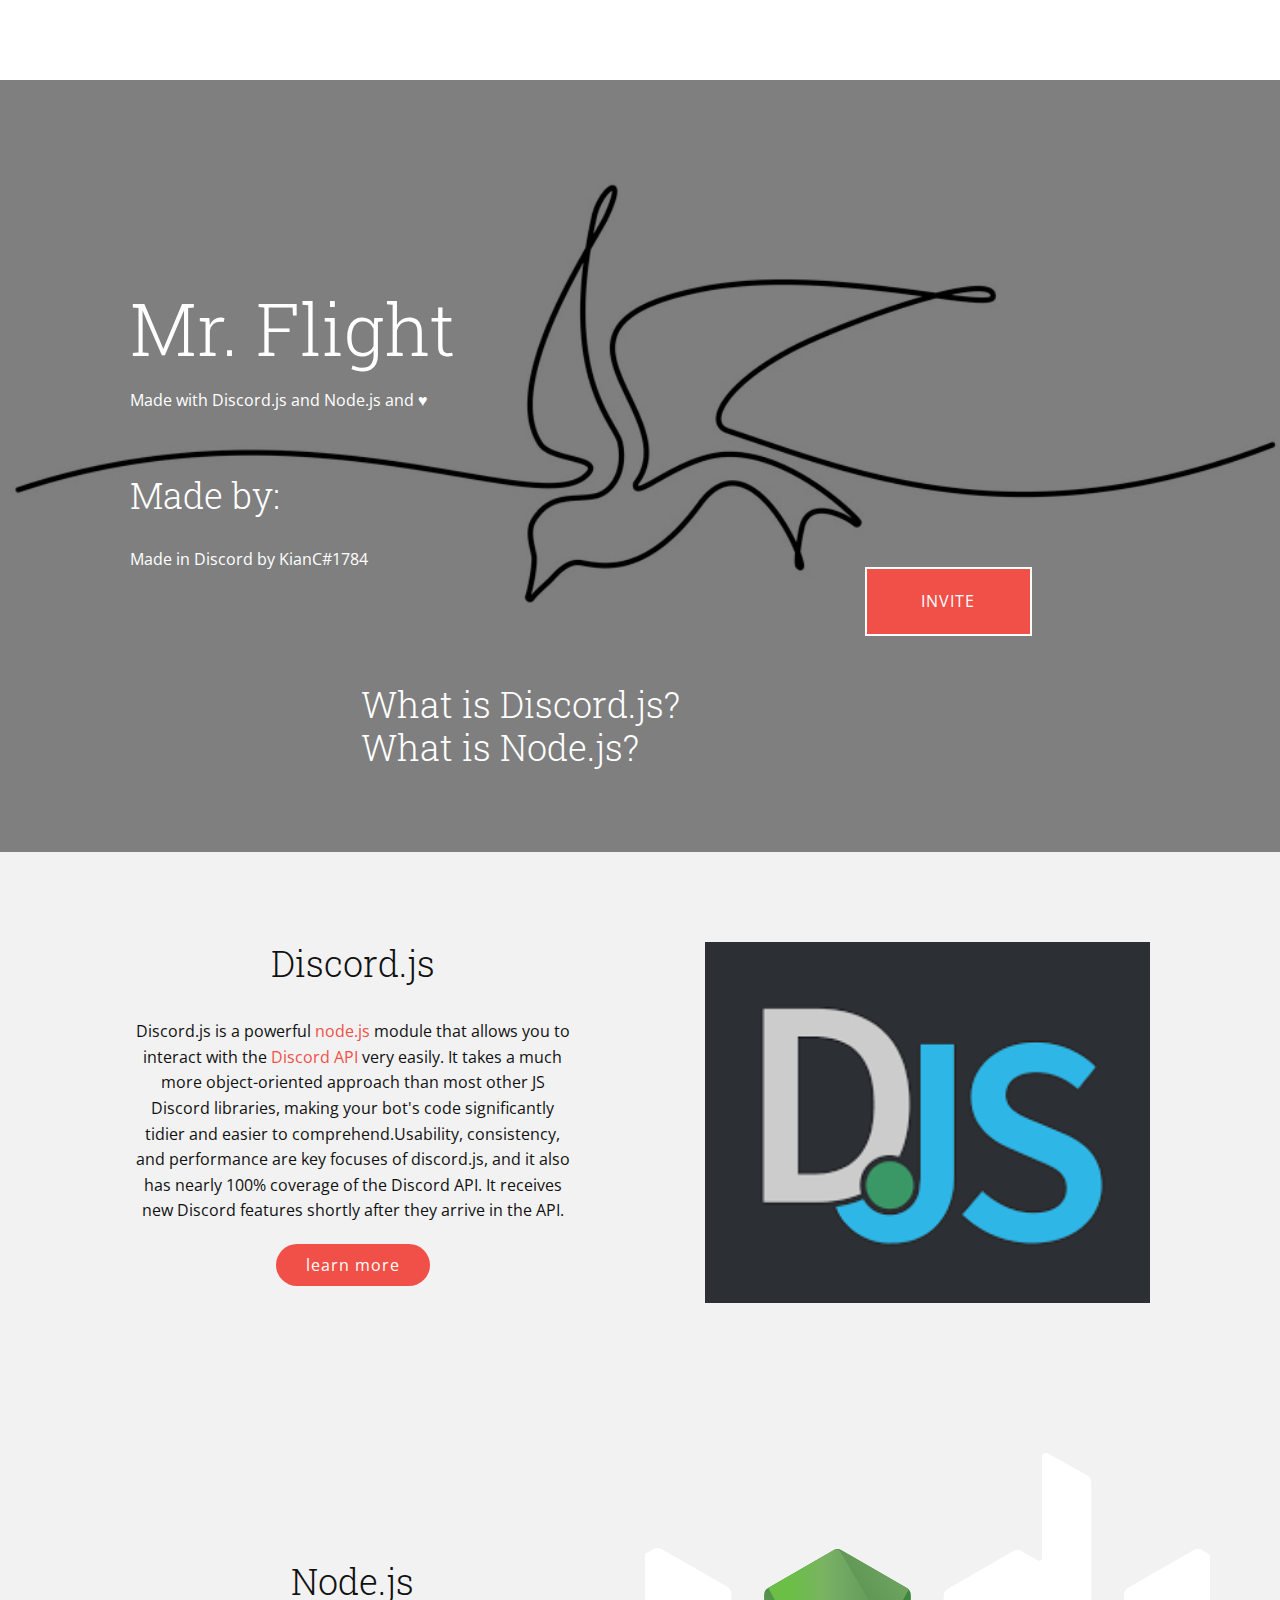
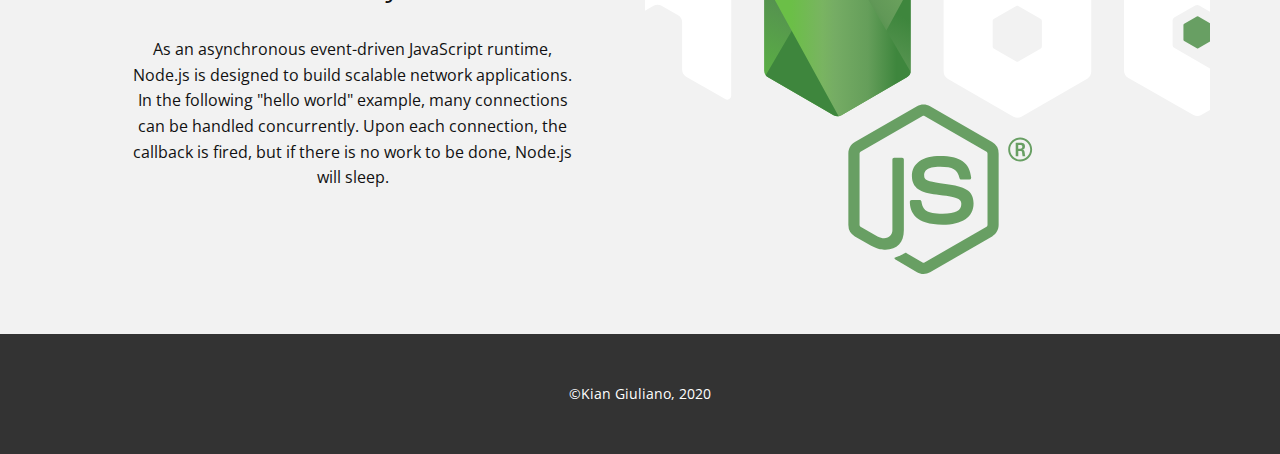
<file: index.html>
<!DOCTYPE html>
<html style="font-size: 16px;">
  <head>
    <link rel="stylesheet" type="text/css" href="Page-1.css" media="screen"/>
    <link rel="icon" 
      type="image/png" 
      href="images/that2.jpg">
    <meta name="viewport" content="width=device-width, initial-scale=1.0">
    <meta charset="utf-8">
    <meta name="keywords" content="Mr. Flight, Made by:, What is Discord.js?What is Node.js?, Discord.js, Node.js">
    <meta name="description" content="">
    <meta name="page_type" content="np-template-header-footer-from-plugin">
    <title>Mr. Flight</title>
    <link rel="stylesheet" href="nicepage.css" media="screen">
<link rel="stylesheet" href="Page-1.css" media="screen">
    <script class="u-script" type="text/javascript" src="jquery.js" defer=""></script>
    <script class="u-script" type="text/javascript" src="nicepage.js" defer=""></script>
    <meta name="generator" content="Nicepage 2.22.0, nicepage.com">
    
    
    
    
    <link id="u-theme-google-font" rel="stylesheet" href="https://fonts.googleapis.com/css?family=Roboto+Slab:100,300,400,700|Open+Sans:300,300i,400,400i,600,600i,700,700i,800,800i">
    <script type="application/ld+json">{
		"@context": "http://schema.org",
		"@type": "Organization",
		"name": "",
		"url": "index.html",
		"logo": "images/that2.png"
}</script>
    <meta property="og:title" content="Page 1">
    <meta property="og:type" content="website">
    <meta name="theme-color" content="#f15048">
    <link rel="canonical" href="index.html">
    <meta property="og:url" content="index.html">
  </head>
  <body data-home-page="Page-1.html" data-home-page-title="Page 1" class="u-body"><header class="u-clearfix u-header u-header" id="sec-2b1f"><div class="u-clearfix u-sheet u-valign-middle u-sheet-1">
        <nav class="u-menu u-menu-dropdown u-offcanvas u-menu-1">
          <div class="menu-collapse" style="font-size: 1rem; letter-spacing: 0;">
            <a class="u-button-style u-custom-left-right-menu-spacing u-custom-padding-bottom u-custom-top-bottom-menu-spacing u-nav-link u-text-active-palette-1-base u-text-hover-palette-2-base" href="#">
              <svg><use xmlns:xlink="http://www.w3.org/1999/xlink" xlink:href="#menu-hamburger"></use></svg>
              <svg version="1.1" xmlns="http://www.w3.org/2000/svg" xmlns:xlink="http://www.w3.org/1999/xlink"><defs><symbol id="menu-hamburger" viewBox="0 0 16 16" style="width: 16px; height: 16px;"><rect y="1" width="16" height="2"></rect><rect y="7" width="16" height="2"></rect><rect y="13" width="16" height="2"></rect>
</symbol>
</defs></svg>
            </a>
          </div>
          <div class="u-nav-container">
</li></ul>
          </div>
          <div class="u-nav-container-collapse">
            <div class="u-black u-container-style u-inner-container-layout u-opacity u-opacity-95 u-sidenav">
              <div class="u-menu-close"></div>
</li></ul>
            </div>
            <div class="u-black u-menu-overlay u-opacity u-opacity-70"></div>
          </div>
        </nav>
      </div></header>
    <section class="u-clearfix u-expand-resize u-image u-shading u-section-1" src="" data-image-width="995" data-image-height="738" id="sec-f387">
      <div class="u-clearfix u-sheet u-sheet-1">
        <h1 class="u-text u-title u-text-1">Mr. Flight</h1>
        <p class="u-large-text u-text u-text-variant u-text-2">Made with Discord.js and Node.js and ♥</p>
        <div class="u-clearfix u-expanded-width u-gutter-10 u-layout-wrap u-layout-wrap-1">
          <div class="u-layout">
            <div class="u-layout-row">
              <div class="u-align-left u-container-style u-layout-cell u-left-cell u-size-30 u-layout-cell-1">
                <div class="u-container-layout u-valign-top-lg u-valign-top-md u-valign-top-xl u-container-layout-1">
                  <h2 class="u-heading-font u-subtitle u-text u-text-3">Made by:</h2>
                  <p class="u-text u-text-4">Made in&nbsp;<a class="u-btn u-button-style u-none u-text-body-alt-color u-btn-1" href="https://discord.com/new" target="_blank">Discord</a>&nbsp;by&nbsp;KianC#1784
                  </p>
                </div>
              </div>
              <div class="u-align-left u-container-style u-layout-cell u-right-cell u-size-30 u-layout-cell-2">
                <div class="u-container-layout u-container-layout-2">
                  <a href="https://discord.com/new" class="u-border-2 u-border-white u-btn u-btn-rectangle u-button-style u-palette-1-base u-btn-2" target="_blank">INVITE</a>
                </div>
              </div>
            </div>
          </div>
        </div>
        <h2 class="u-heading-font u-subtitle u-text u-text-5">
          <a class="u-btn u-button-style u-none u-text-body-alt-color u-btn-3" href="#sec-c11b">What is Discord.js?</a>
          <br>
          <a href="#sec-f7da" class="u-btn u-button-style u-none u-text-body-alt-color u-btn-4">What is Node.js?</a>
        </h2>
      </div>
    </section>
    <section class="u-clearfix u-grey-5 u-section-2" id="sec-c11b">
      <div class="u-clearfix u-sheet u-sheet-1">
        <div class="u-clearfix u-expanded-width u-gutter-10 u-layout-wrap u-layout-wrap-1">
          <div class="u-layout">
            <div class="u-layout-row">
              <div class="u-container-style u-layout-cell u-left-cell u-size-30 u-size-xs-60 u-layout-cell-1" src="">
                <div class="u-container-layout u-container-layout-1">
                  <h2 class="u-align-center u-text u-text-1">Discord.js</h2>
                  <p class="u-align-center u-text u-text-2">Discord.js is a powerful&nbsp;<a href="https://nodejs.org/">node.js</a>&nbsp;module that allows you to interact with the&nbsp;<a href="https://discordapp.com/developers/docs/intro">Discord API</a>&nbsp;very easily. It takes a much more object-oriented approach than most other JS Discord libraries, making your bot's code significantly tidier and easier to comprehend.Usability, consistency, and performance are key focuses of discord.js, and it also has nearly 100% coverage of the Discord API. It receives new Discord features shortly after they arrive in the API.
                  </p>
                  <a href="https://discord.js.org/#/" class="u-border-radius-50 u-btn u-btn-round u-button-style u-btn-1" target="_blank">learn more</a>
                </div>
              </div>
              <div class="u-container-style u-layout-cell u-right-cell u-size-30 u-size-xs-60 u-layout-cell-2" src="">
                <div class="u-container-layout u-valign-middle u-container-layout-2" src="">
                  <img src="images/djs.png" alt="" class="u-expanded-width u-image u-image-default u-image-1" data-image-width="225" data-image-height="225">
                </div>
              </div>
            </div>
          </div>
        </div>
      </div>
    </section>
    <section class="u-clearfix u-grey-5 u-section-3" id="sec-f7da">
      <div class="u-clearfix u-sheet u-sheet-1">
        <div class="u-clearfix u-expanded-width u-gutter-10 u-layout-wrap u-layout-wrap-1">
          <div class="u-layout">
            <div class="u-layout-row">
              <div class="u-container-style u-layout-cell u-left-cell u-size-30 u-size-xs-60 u-layout-cell-1" src="">
                <div class="u-container-layout u-container-layout-1">
                  <h2 class="u-align-center u-text u-text-1">Node.js</h2>
                  <p class="u-align-center u-text u-text-2">As an asynchronous event-driven JavaScript runtime, Node.js is designed to build scalable network applications. In the following "hello world" example, many connections can be handled concurrently. Upon each connection, the callback is fired, but if there is no work to be done, Node.js will sleep.</p>
                </div>
              </div>
              <div class="u-align-center u-container-style u-image u-layout-cell u-right-cell u-size-30 u-size-xs-60 u-image-1" src="" data-image-width="589" data-image-height="361">
                <div class="u-container-layout u-valign-middle u-container-layout-2" src=""></div>
              </div>
            </div>
          </div>
        </div>
      </div>
    </section>
    
    
    <footer class="u-align-center u-clearfix u-footer u-grey-80 u-footer" id="sec-3fd2"><div class="u-clearfix u-sheet u-sheet-1">
        <p class="u-small-text u-text u-text-variant u-text-1">©Kian Giuliano, 2020</p>
      </div></footer>
    
  </body>
</html>
</file>
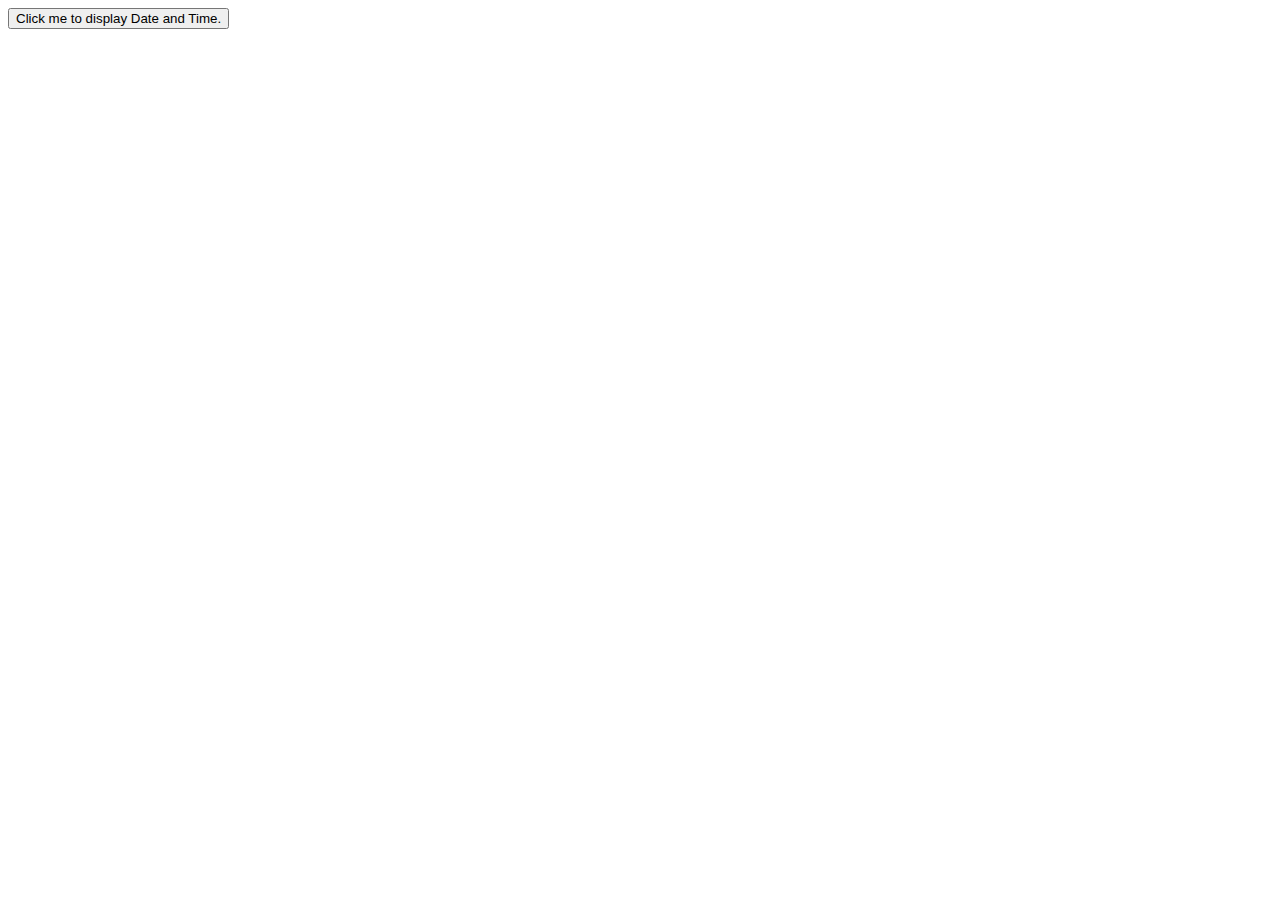
<file: js/dateAndTime.html>
<!DOCTYPE html>
<html lang="en">
<head>
    <meta charset="UTF-8">
    <meta name="viewport" content="width=device-width, initial-scale=1.0">
    <title>Document</title>
</head>
<body>
    <div id="demo"></div>
    <button type="button" onclick="document.getElementById('demo').innerHTML = Date()">Click me to display Date and Time.</button>
</body>
</html>
</file>
<file: Page-1.css>
.u-section-1 {background-image: linear-gradient(0deg, rgba(0,0,0,0.5), rgba(0,0,0,0.5)), url("images/that2.jpg"); background-position: 50% 50%}
.u-section-1 .u-sheet-1 {min-height: 772px}
.u-section-1 .u-text-1 {margin: 209px 345px 0 60px}
.u-section-1 .u-text-2 {margin: 20px 345px 0 60px}
.u-section-1 .u-layout-wrap-1 {margin: 30px auto 0 0}
.u-section-1 .u-layout-cell-1 {min-height: 209px}
.u-section-1 .u-container-layout-1 {padding: 30px 60px}
.u-section-1 .u-text-3 {margin: 0}
.u-section-1 .u-text-4 {margin: 30px 0 0}
.u-section-1 .u-btn-1 {background-image: none; border-style: none; padding: 0}
.u-section-1 .u-layout-cell-2 {min-height: 209px}
.u-section-1 .u-container-layout-2 {padding: 30px 60px}
.u-section-1 .u-btn-2 {background-image: none; border-style: solid; margin: 93px 118px -23px auto; padding: 21px 55px 22px 54px}
.u-section-1 .u-text-5 {margin: 40px 404px 60px 291px}
.u-section-1 .u-btn-3 {padding: 0}
.u-section-1 .u-btn-4 {padding: 0} 

@media (max-width: 1199px){ .u-section-1 .u-sheet-1 {min-height: 637px}
.u-section-1 .u-text-1 {margin-right: 205px; margin-left: 0}
.u-section-1 .u-text-2 {margin-right: 205px; margin-left: 0}
.u-section-1 .u-layout-wrap-1 {margin-right: initial; margin-left: initial}
.u-section-1 .u-layout-cell-1 {min-height: 172px}
.u-section-1 .u-layout-cell-2 {min-height: 172px}
.u-section-1 .u-btn-2 {margin-right: 18px}
.u-section-1 .u-text-5 {margin-left: 191px; margin-right: 304px} }

@media (max-width: 991px){ .u-section-1 .u-sheet-1 {min-height: 416px}
.u-section-1 .u-text-1 {margin-right: 0}
.u-section-1 .u-text-2 {margin-right: 0}
.u-section-1 .u-layout-cell-1 {min-height: 100px}
.u-section-1 .u-container-layout-1 {padding-left: 30px; padding-right: 30px}
.u-section-1 .u-layout-cell-2 {min-height: 100px}
.u-section-1 .u-container-layout-2 {padding-left: 30px; padding-right: 30px}
.u-section-1 .u-btn-2 {margin-right: 0}
.u-section-1 .u-text-5 {margin-left: 81px; margin-right: 194px} }

@media (max-width: 767px){ .u-section-1 .u-sheet-1 {min-height: 516px}
.u-section-1 .u-container-layout-1 {padding-left: 10px; padding-right: 10px}
.u-section-1 .u-container-layout-2 {padding-left: 10px; padding-right: 10px}
.u-section-1 .u-text-5 {margin-left: 0; margin-right: 95px} }

@media (max-width: 575px){ .u-section-1 .u-sheet-1 {min-height: 443px}
.u-section-1 .u-text-5 {margin-right: 0} }.u-section-2 {background-image: none}
.u-section-2 .u-sheet-1 {min-height: 541px}
.u-section-2 .u-layout-wrap-1 {pointer-events: auto; margin: 60px auto 60px 0}
.u-section-2 .u-layout-cell-1 {min-height: 431px; pointer-events: auto}
.u-section-2 .u-container-layout-1 {padding: 30px 60px}
.u-section-2 .u-text-1 {margin: 0}
.u-section-2 .u-text-2 {margin: 34px 0 0}
.u-section-2 .u-btn-1 {margin: 20px auto 0}
.u-section-2 .u-layout-cell-2 {min-height: 431px; pointer-events: auto; background-position: 50% 50%}
.u-section-2 .u-container-layout-2 {padding: 30px 60px}
.u-section-2 .u-image-1 {height: 361px; margin: 0 auto 0 0} 

@media (max-width: 1199px){ .u-section-2 .u-sheet-1 {min-height: 24px}
.u-section-2 .u-layout-wrap-1 {margin-right: initial; margin-left: initial}
.u-section-2 .u-layout-cell-1 {min-height: 355px}
.u-section-2 .u-layout-cell-2 {min-height: 355px}
.u-section-2 .u-image-1 {height: 281px; margin-right: initial; margin-left: initial} }

@media (max-width: 991px){ .u-section-2 .u-layout-cell-1 {min-height: 100px}
.u-section-2 .u-container-layout-1 {padding-left: 30px; padding-right: 30px}
.u-section-2 .u-layout-cell-2 {min-height: 100px}
.u-section-2 .u-container-layout-2 {padding-left: 30px; padding-right: 30px}
.u-section-2 .u-image-1 {height: 241px; margin-right: initial; margin-left: initial} }

@media (max-width: 767px){ .u-section-2 .u-sheet-1 {min-height: 260px}
.u-section-2 .u-container-layout-1 {padding-left: 10px; padding-right: 10px}
.u-section-2 .u-container-layout-2 {padding-left: 10px; padding-right: 10px}
.u-section-2 .u-image-1 {height: 418px; margin-right: initial; margin-left: initial} }

@media (max-width: 575px){ .u-section-2 .u-sheet-1 {min-height: 109px}
.u-section-2 .u-image-1 {height: 257px; margin-right: initial; margin-left: initial} }.u-section-3 {background-image: none}
.u-section-3 .u-sheet-1 {min-height: 541px}
.u-section-3 .u-layout-wrap-1 {pointer-events: auto; margin: 60px auto 60px 0}
.u-section-3 .u-layout-cell-1 {min-height: 431px; pointer-events: auto}
.u-section-3 .u-container-layout-1 {padding: 30px 60px}
.u-section-3 .u-text-1 {margin: 77px 0 0}
.u-section-3 .u-text-2 {margin: 34px 0 0}
.u-section-3 .u-image-1 {min-height: 431px; pointer-events: auto; background-image: url("images/node.svg"); background-position: 50% 50%}
.u-section-3 .u-container-layout-2 {padding: 30px 60px} 

@media (max-width: 1199px){ .u-section-3 .u-layout-wrap-1 {margin-right: initial; margin-left: initial}
.u-section-3 .u-layout-cell-1 {min-height: 355px}
.u-section-3 .u-image-1 {min-height: 355px} }

@media (max-width: 991px){ .u-section-3 .u-layout-cell-1 {min-height: 100px}
.u-section-3 .u-container-layout-1 {padding-left: 30px; padding-right: 30px}
.u-section-3 .u-image-1 {min-height: 272px}
.u-section-3 .u-container-layout-2 {padding-left: 30px; padding-right: 30px} }

@media (max-width: 767px){ .u-section-3 .u-container-layout-1 {padding-left: 10px; padding-right: 10px}
.u-section-3 .u-image-1 {min-height: 408px}
.u-section-3 .u-container-layout-2 {padding-left: 10px; padding-right: 10px} }

@media (max-width: 575px){ .u-section-3 .u-image-1 {min-height: 257px} }
</file>
